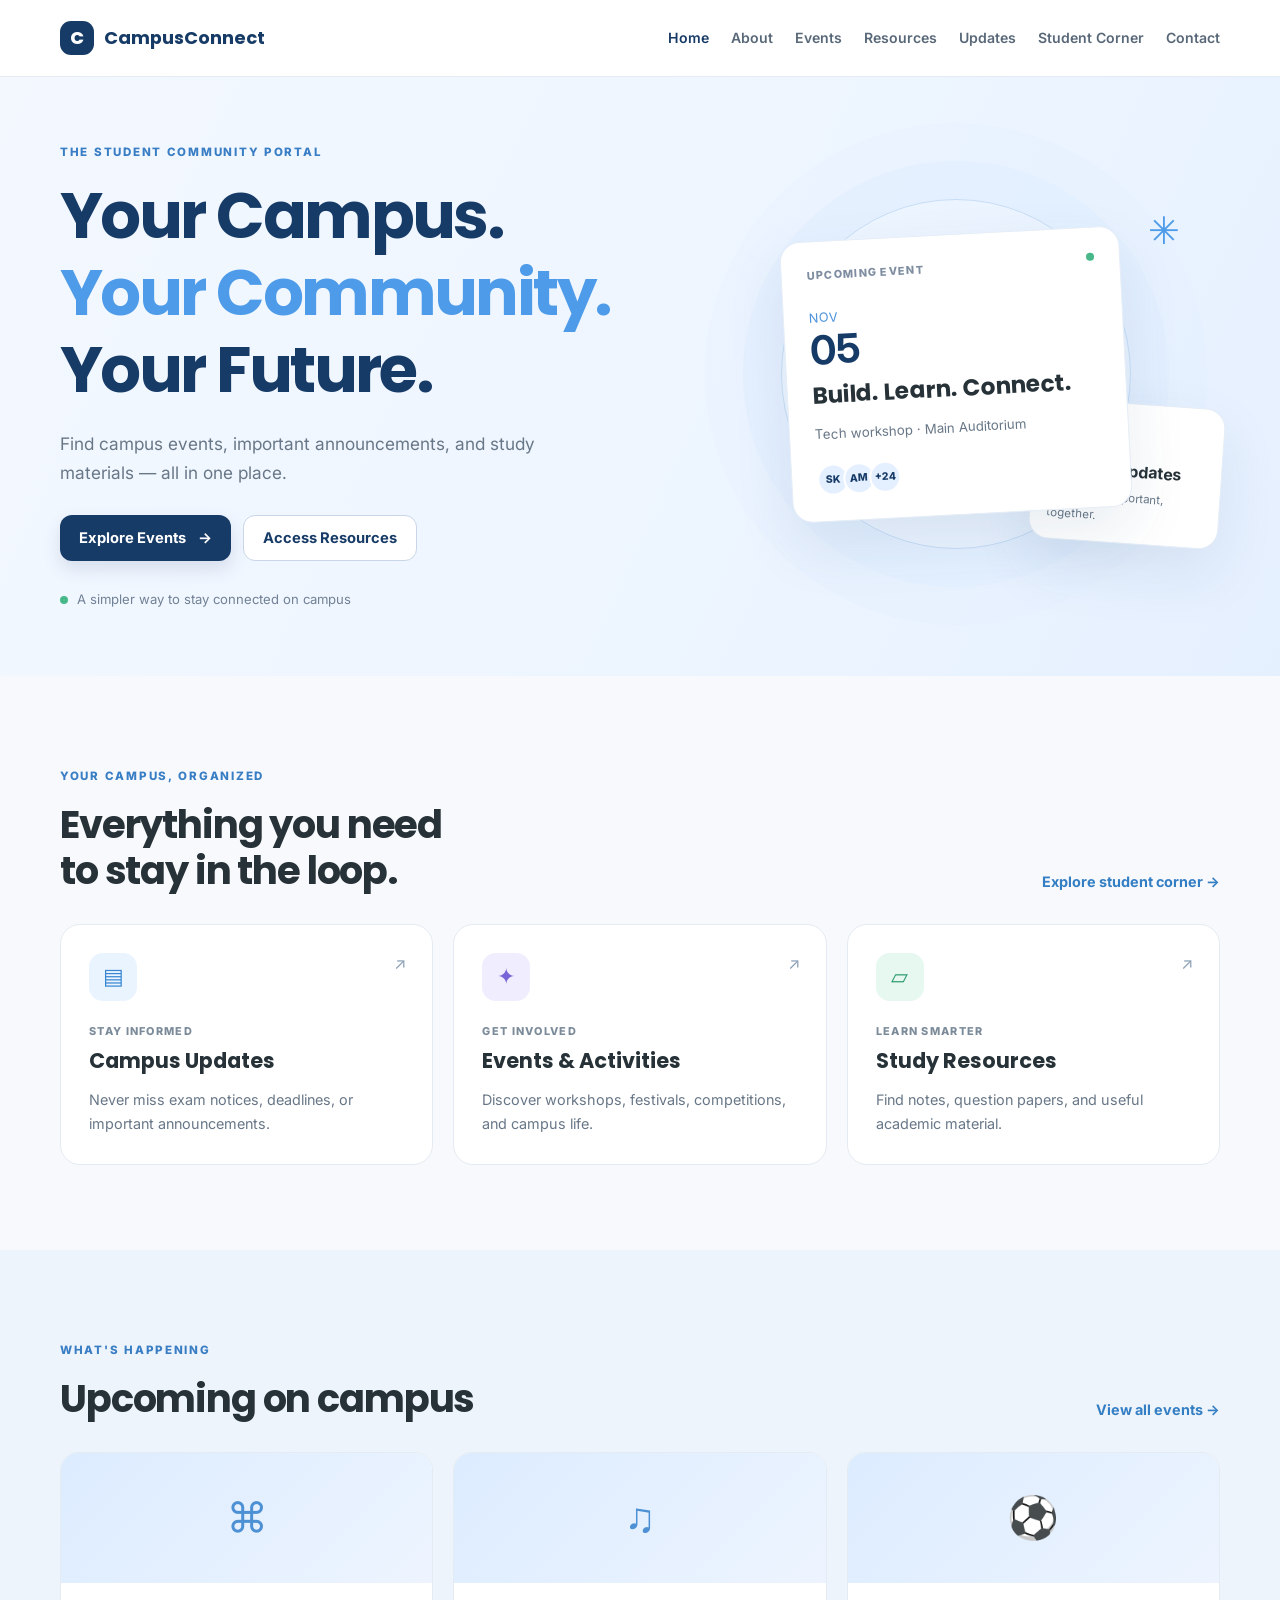
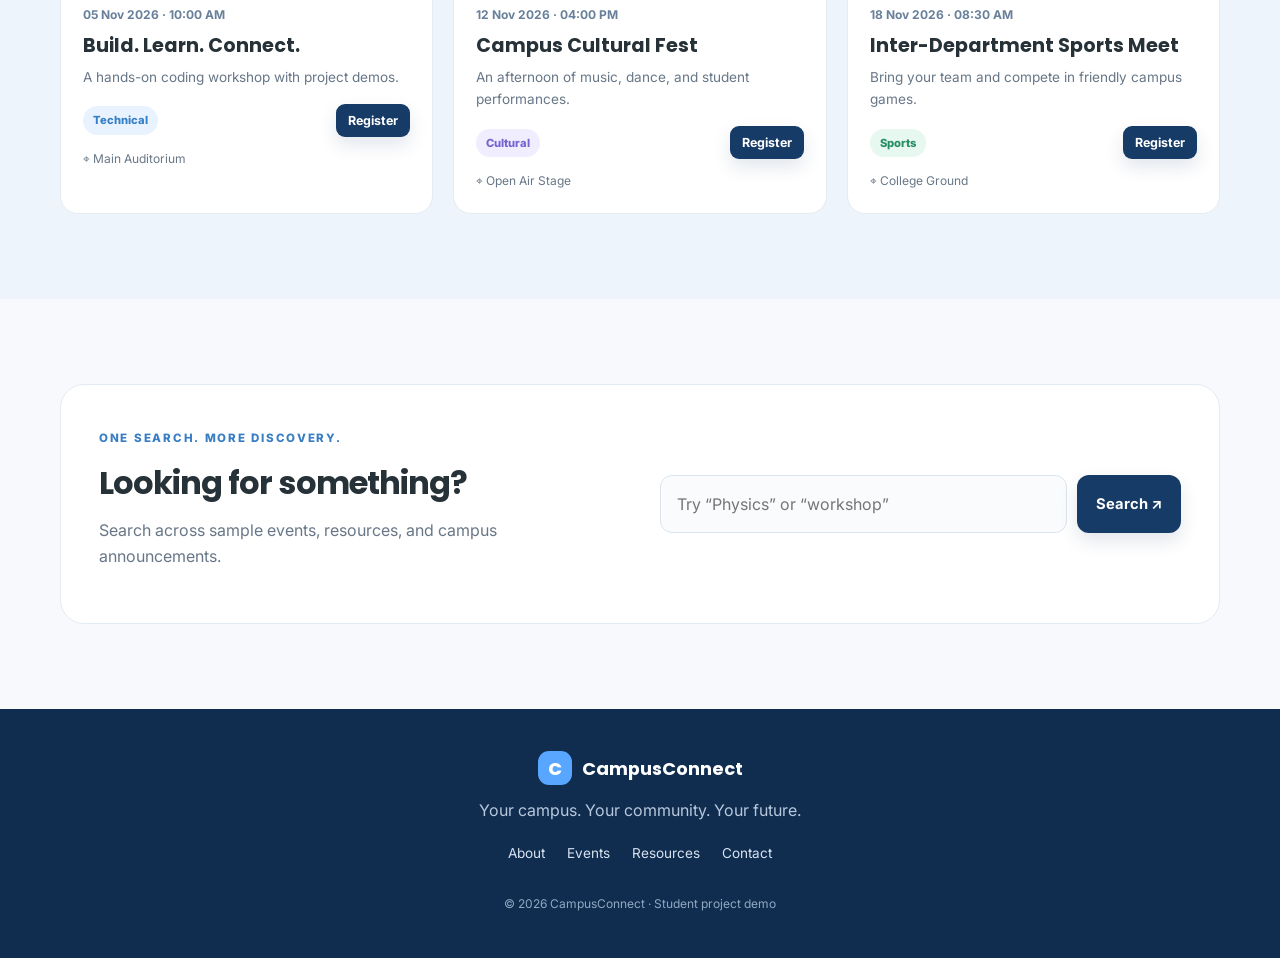
<file: index.html>
<!DOCTYPE html>
<html lang="en">
<head>
  <meta charset="UTF-8"><meta name="viewport" content="width=device-width, initial-scale=1.0">
  <title>CampusConnect | Your Campus Community</title>
  <link rel="preconnect" href="https://fonts.googleapis.com"><link href="https://fonts.googleapis.com/css2?family=Inter:wght@400;500;600;700&family=Poppins:wght@500;600;700;800&display=swap" rel="stylesheet">
  <link rel="stylesheet" href="css/style.css">
</head>
<body>
<header class="site-header"><nav class="nav container">
  <a class="brand" href="index.html"><span class="brand-mark">C</span> CampusConnect</a>
  <button class="menu-toggle" aria-label="Toggle navigation" aria-expanded="false">☰</button>
  <div class="nav-links">
    <a class="active" href="index.html">Home</a><a href="about.html">About</a><a href="events.html">Events</a>
    <a href="resources.html">Resources</a><a href="updates.html">Updates</a><a href="student-corner.html">Student Corner</a><a href="contact.html">Contact</a>
  </div>
</nav></header>
<main>
<section class="hero"><div class="container hero-grid">
  <div class="hero-copy"><span class="eyebrow">THE STUDENT COMMUNITY PORTAL</span>
    <h1>Your Campus.<br><span>Your Community.</span><br>Your Future.</h1>
    <p>Find campus events, important announcements, and study materials — all in one place.</p>
    <div class="hero-actions"><a class="btn btn-primary" href="events.html">Explore Events <span>→</span></a><a class="btn btn-outline" href="resources.html">Access Resources</a></div>
    <div class="hero-note"><span class="status-dot"></span> A simpler way to stay connected on campus</div>
  </div>
  <div class="hero-art"><div class="art-orbit"></div><div class="art-card art-card-main"><div class="art-top"><span>UPCOMING EVENT</span><span class="live-dot"></span></div><div class="art-date">NOV <b>05</b></div><h3>Build. Learn. Connect.</h3><p>Tech workshop · Main Auditorium</p><div class="art-avatars"><span>SK</span><span>AM</span><span>+24</span></div></div><div class="art-card art-card-small"><span class="small-icon">✦</span><b>Campus updates</b><small>Everything important, together.</small></div><div class="art-spark">✳</div></div>
</div></section>
<section class="container section"><div class="section-heading"><div><span class="eyebrow">YOUR CAMPUS, ORGANIZED</span><h2>Everything you need<br>to stay in the loop.</h2></div><a class="text-link" href="student-corner.html">Explore student corner →</a></div>
  <div class="feature-grid">
    <a class="feature-card" href="updates.html"><div class="feature-icon icon-blue">▤</div><span class="card-kicker">STAY INFORMED</span><h3>Campus Updates</h3><p>Never miss exam notices, deadlines, or important announcements.</p><span class="card-arrow">↗</span></a>
    <a class="feature-card" href="events.html"><div class="feature-icon icon-purple">✦</div><span class="card-kicker">GET INVOLVED</span><h3>Events & Activities</h3><p>Discover workshops, festivals, competitions, and campus life.</p><span class="card-arrow">↗</span></a>
    <a class="feature-card" href="resources.html"><div class="feature-icon icon-green">▱</div><span class="card-kicker">LEARN SMARTER</span><h3>Study Resources</h3><p>Find notes, question papers, and useful academic material.</p><span class="card-arrow">↗</span></a>
  </div>
</section>
<section class="section section-tint"><div class="container"><div class="section-heading"><div><span class="eyebrow">WHAT'S HAPPENING</span><h2>Upcoming on campus</h2></div><a class="text-link" href="events.html">View all events →</a></div><div id="home-events" class="event-grid"></div></div></section>
<section class="container section"><div class="notice-banner"><div><span class="eyebrow">ONE SEARCH. MORE DISCOVERY.</span><h2>Looking for something?</h2><p>Search across sample events, resources, and campus announcements.</p></div><form id="smart-search" class="smart-search"><input id="global-search" type="search" placeholder="Try “Physics” or “workshop”" aria-label="Search campus content"><button class="btn btn-primary" type="submit">Search ↗</button><div id="search-results" class="search-results"></div></form></div></section>
</main>
<footer class="footer"><div class="container footer-inner"><a class="brand brand-light" href="index.html"><span class="brand-mark">C</span> CampusConnect</a><p>Your campus. Your community. Your future.</p><div class="footer-links"><a href="about.html">About</a><a href="events.html">Events</a><a href="resources.html">Resources</a><a href="contact.html">Contact</a></div><small>© 2026 CampusConnect · Student project demo</small></div></footer>
<script src="js/main.js"></script><script src="js/events.js"></script>
</body></html>
</file>
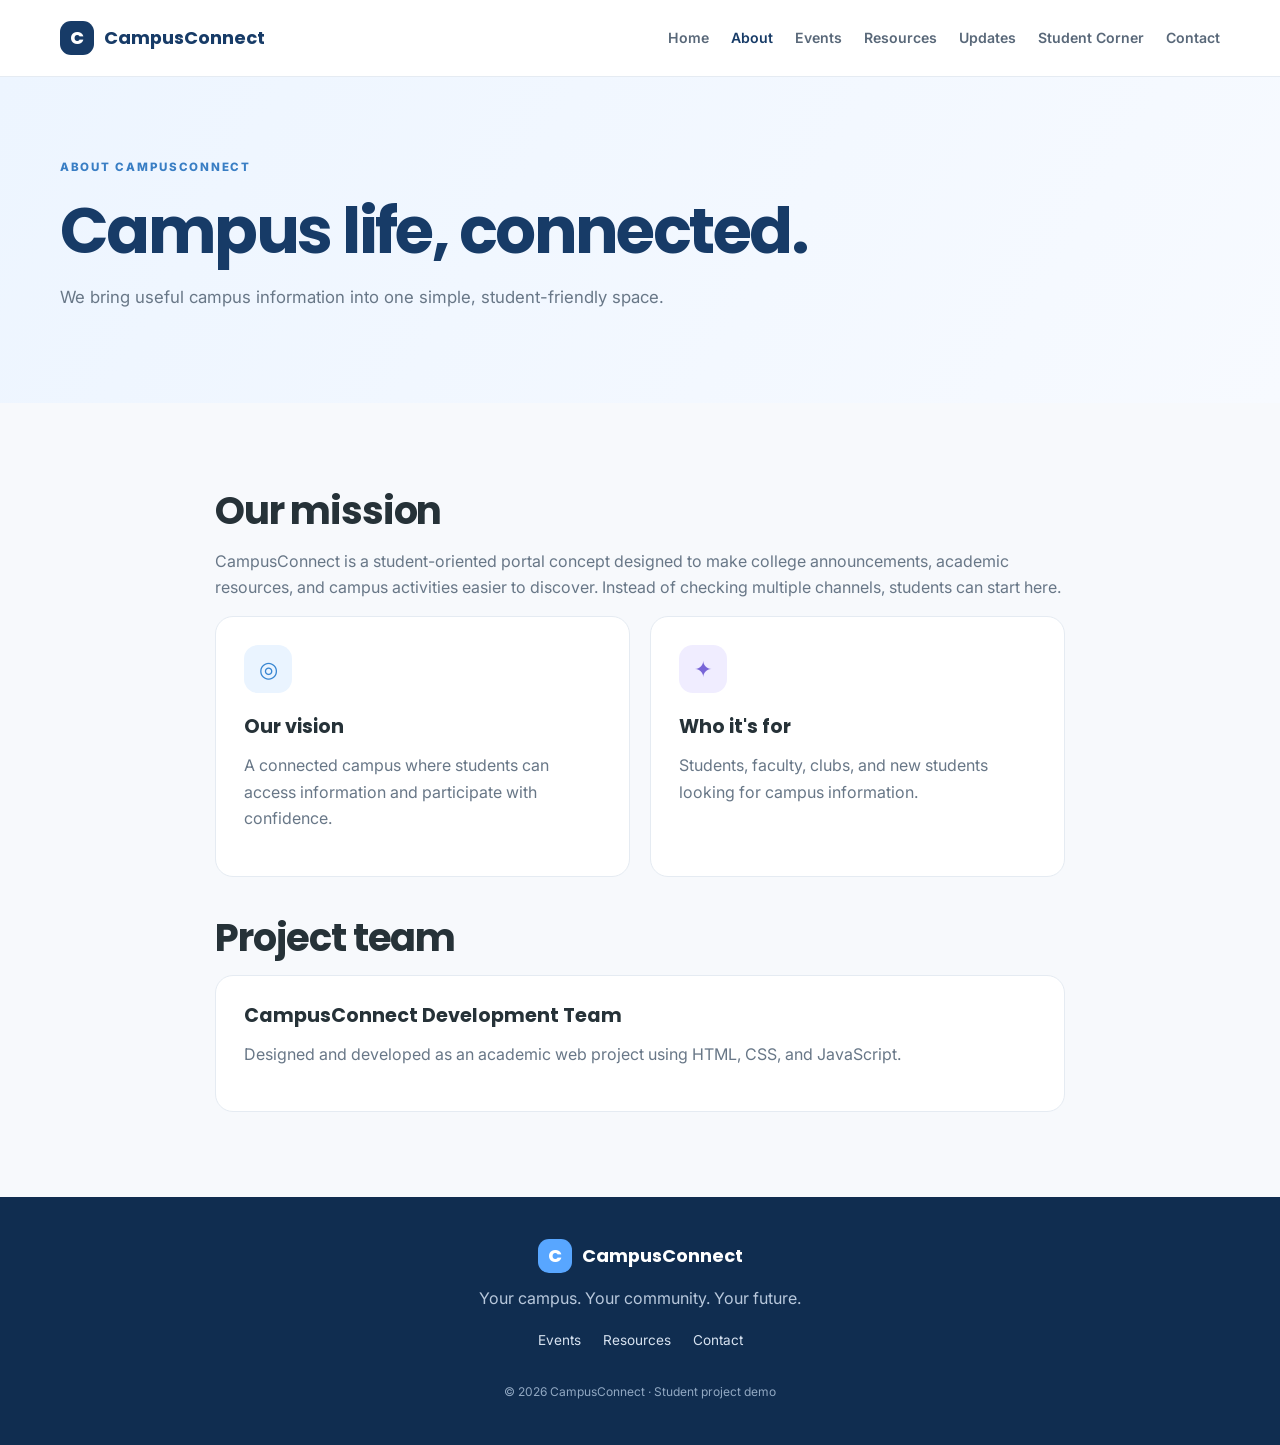
<file: about.html>
<!DOCTYPE html><html lang="en"><head><meta charset="UTF-8"><meta name="viewport" content="width=device-width,initial-scale=1.0"><title>About | CampusConnect</title><link href="https://fonts.googleapis.com/css2?family=Inter:wght@400;500;600;700&family=Poppins:wght@500;600;700;800&display=swap" rel="stylesheet"><link rel="stylesheet" href="css/style.css"></head><body>
<header class="site-header"><nav class="nav container"><a class="brand" href="index.html"><span class="brand-mark">C</span> CampusConnect</a><button class="menu-toggle" aria-label="Toggle navigation" aria-expanded="false">☰</button><div class="nav-links"><a href="index.html">Home</a><a class="active" href="about.html">About</a><a href="events.html">Events</a><a href="resources.html">Resources</a><a href="updates.html">Updates</a><a href="student-corner.html">Student Corner</a><a href="contact.html">Contact</a></div></nav></header>
<main><section class="page-hero"><div class="container"><span class="eyebrow">ABOUT CAMPUSCONNECT</span><h1>Campus life, connected.</h1><p>We bring useful campus information into one simple, student-friendly space.</p></div></section><section class="container section narrow"><h2>Our mission</h2><p>CampusConnect is a student-oriented portal concept designed to make college announcements, academic resources, and campus activities easier to discover. Instead of checking multiple channels, students can start here.</p><div class="two-col"><article class="soft-card"><span class="feature-icon icon-blue">◎</span><h3>Our vision</h3><p>A connected campus where students can access information and participate with confidence.</p></article><article class="soft-card"><span class="feature-icon icon-purple">✦</span><h3>Who it's for</h3><p>Students, faculty, clubs, and new students looking for campus information.</p></article></div><h2 class="mt">Project team</h2><div class="soft-card"><h3>CampusConnect Development Team</h3><p>Designed and developed as an academic web project using HTML, CSS, and JavaScript.</p></div></section></main>
<footer class="footer"><div class="container footer-inner"><a class="brand brand-light" href="index.html"><span class="brand-mark">C</span> CampusConnect</a><p>Your campus. Your community. Your future.</p><div class="footer-links"><a href="events.html">Events</a><a href="resources.html">Resources</a><a href="contact.html">Contact</a></div><small>© 2026 CampusConnect · Student project demo</small></div></footer><script src="js/main.js"></script></body></html>
</file>
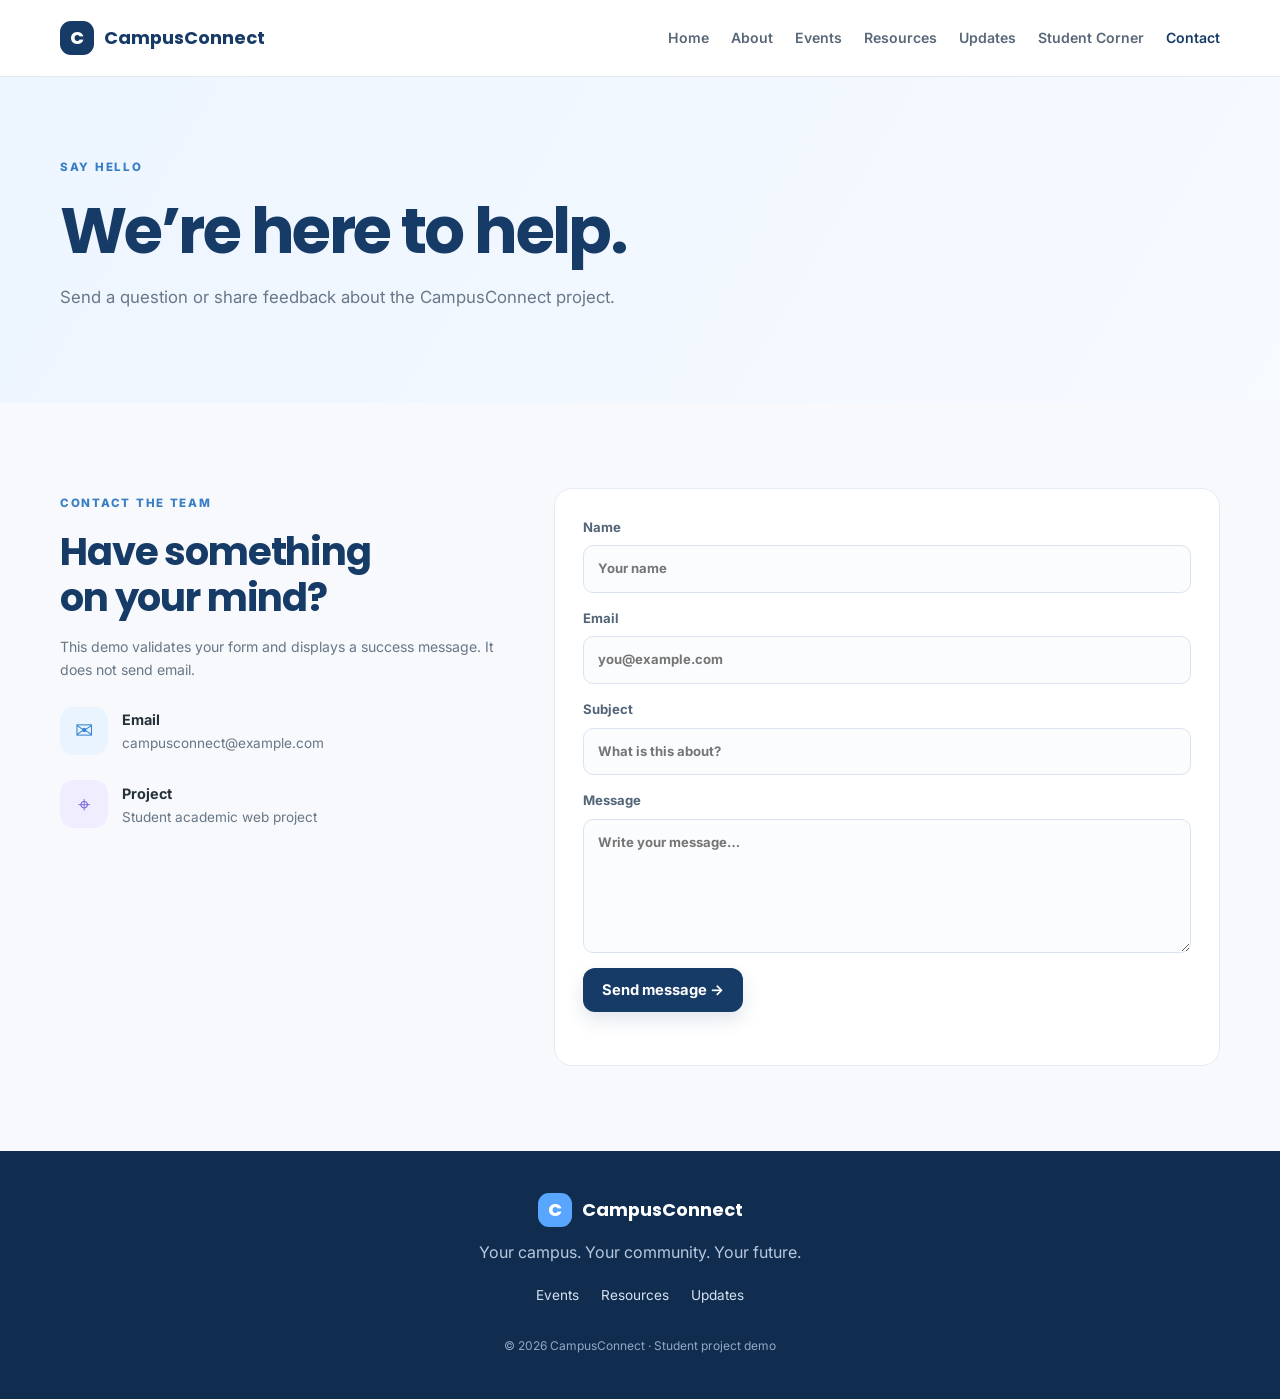
<file: contact.html>
<!DOCTYPE html><html lang="en"><head><meta charset="UTF-8"><meta name="viewport" content="width=device-width,initial-scale=1.0"><title>Contact | CampusConnect</title><link href="https://fonts.googleapis.com/css2?family=Inter:wght@400;500;600;700&family=Poppins:wght@500;600;700;800&display=swap" rel="stylesheet"><link rel="stylesheet" href="css/style.css"></head><body>
<header class="site-header"><nav class="nav container"><a class="brand" href="index.html"><span class="brand-mark">C</span> CampusConnect</a><button class="menu-toggle" aria-label="Toggle navigation" aria-expanded="false">☰</button><div class="nav-links"><a href="index.html">Home</a><a href="about.html">About</a><a href="events.html">Events</a><a href="resources.html">Resources</a><a href="updates.html">Updates</a><a href="student-corner.html">Student Corner</a><a class="active" href="contact.html">Contact</a></div></nav></header>
<main><section class="page-hero"><div class="container"><span class="eyebrow">SAY HELLO</span><h1>We’re here to help.</h1><p>Send a question or share feedback about the CampusConnect project.</p></div></section><section class="container section"><div class="contact-layout"><div><span class="eyebrow">CONTACT THE TEAM</span><h2>Have something<br>on your mind?</h2><p class="muted">This demo validates your form and displays a success message. It does not send email.</p><div class="contact-detail"><span class="feature-icon icon-blue">✉</span><div><b>Email</b><p>campusconnect@example.com</p></div></div><div class="contact-detail"><span class="feature-icon icon-purple">⌖</span><div><b>Project</b><p>Student academic web project</p></div></div></div><form id="contact-form" class="soft-card form-stack"><label>Name<input name="name" required placeholder="Your name"></label><label>Email<input name="email" type="email" required placeholder="you@example.com"></label><label>Subject<input name="subject" required placeholder="What is this about?"></label><label>Message<textarea name="message" required rows="5" placeholder="Write your message…"></textarea></label><button class="btn btn-primary" type="submit">Send message →</button><p id="contact-message" class="message" role="status"></p></form></div></section></main>
<footer class="footer"><div class="container footer-inner"><a class="brand brand-light" href="index.html"><span class="brand-mark">C</span> CampusConnect</a><p>Your campus. Your community. Your future.</p><div class="footer-links"><a href="events.html">Events</a><a href="resources.html">Resources</a><a href="updates.html">Updates</a></div><small>© 2026 CampusConnect · Student project demo</small></div></footer><script src="js/main.js"></script></body></html>
</file>
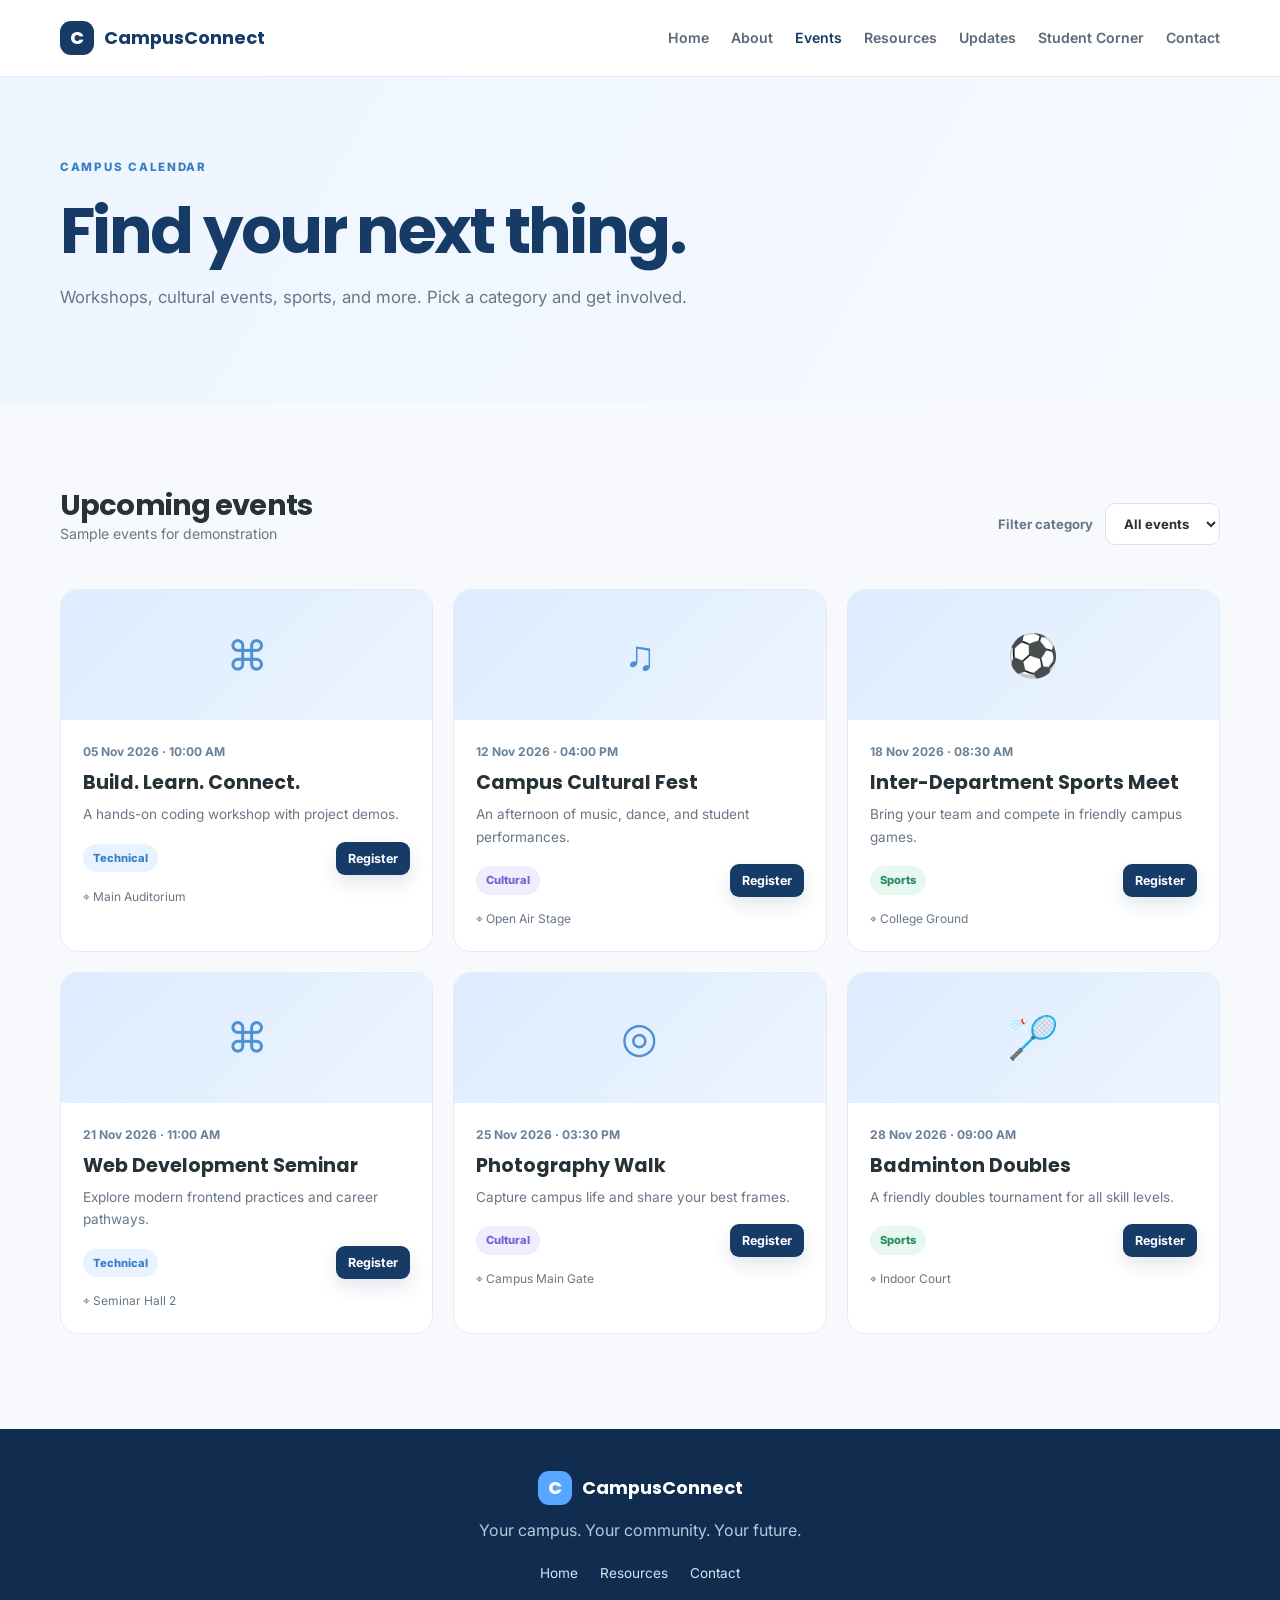
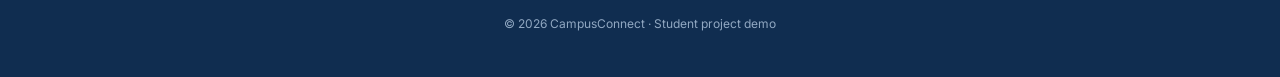
<file: events.html>
<!DOCTYPE html><html lang="en"><head><meta charset="UTF-8"><meta name="viewport" content="width=device-width,initial-scale=1.0"><title>Events | CampusConnect</title><link href="https://fonts.googleapis.com/css2?family=Inter:wght@400;500;600;700&family=Poppins:wght@500;600;700;800&display=swap" rel="stylesheet"><link rel="stylesheet" href="css/style.css"></head><body>
<header class="site-header"><nav class="nav container"><a class="brand" href="index.html"><span class="brand-mark">C</span> CampusConnect</a><button class="menu-toggle" aria-label="Toggle navigation" aria-expanded="false">☰</button><div class="nav-links"><a href="index.html">Home</a><a href="about.html">About</a><a class="active" href="events.html">Events</a><a href="resources.html">Resources</a><a href="updates.html">Updates</a><a href="student-corner.html">Student Corner</a><a href="contact.html">Contact</a></div></nav></header>
<main><section class="page-hero"><div class="container"><span class="eyebrow">CAMPUS CALENDAR</span><h1>Find your next thing.</h1><p>Workshops, cultural events, sports, and more. Pick a category and get involved.</p></div></section><section class="container section"><div class="filter-bar"><div><h2>Upcoming events</h2><p class="muted">Sample events for demonstration</p></div><label class="filter-select">Filter category <select id="event-filter"><option value="All">All events</option><option value="Technical">Technical</option><option value="Cultural">Cultural</option><option value="Sports">Sports</option></select></label></div><div id="events-list" class="event-grid"></div><p id="event-empty" class="empty-state" hidden>No events match this category.</p><div id="registration-message" class="message" role="status"></div></section></main>
<footer class="footer"><div class="container footer-inner"><a class="brand brand-light" href="index.html"><span class="brand-mark">C</span> CampusConnect</a><p>Your campus. Your community. Your future.</p><div class="footer-links"><a href="index.html">Home</a><a href="resources.html">Resources</a><a href="contact.html">Contact</a></div><small>© 2026 CampusConnect · Student project demo</small></div></footer><script src="js/main.js"></script><script src="js/events.js"></script></body></html>
</file>
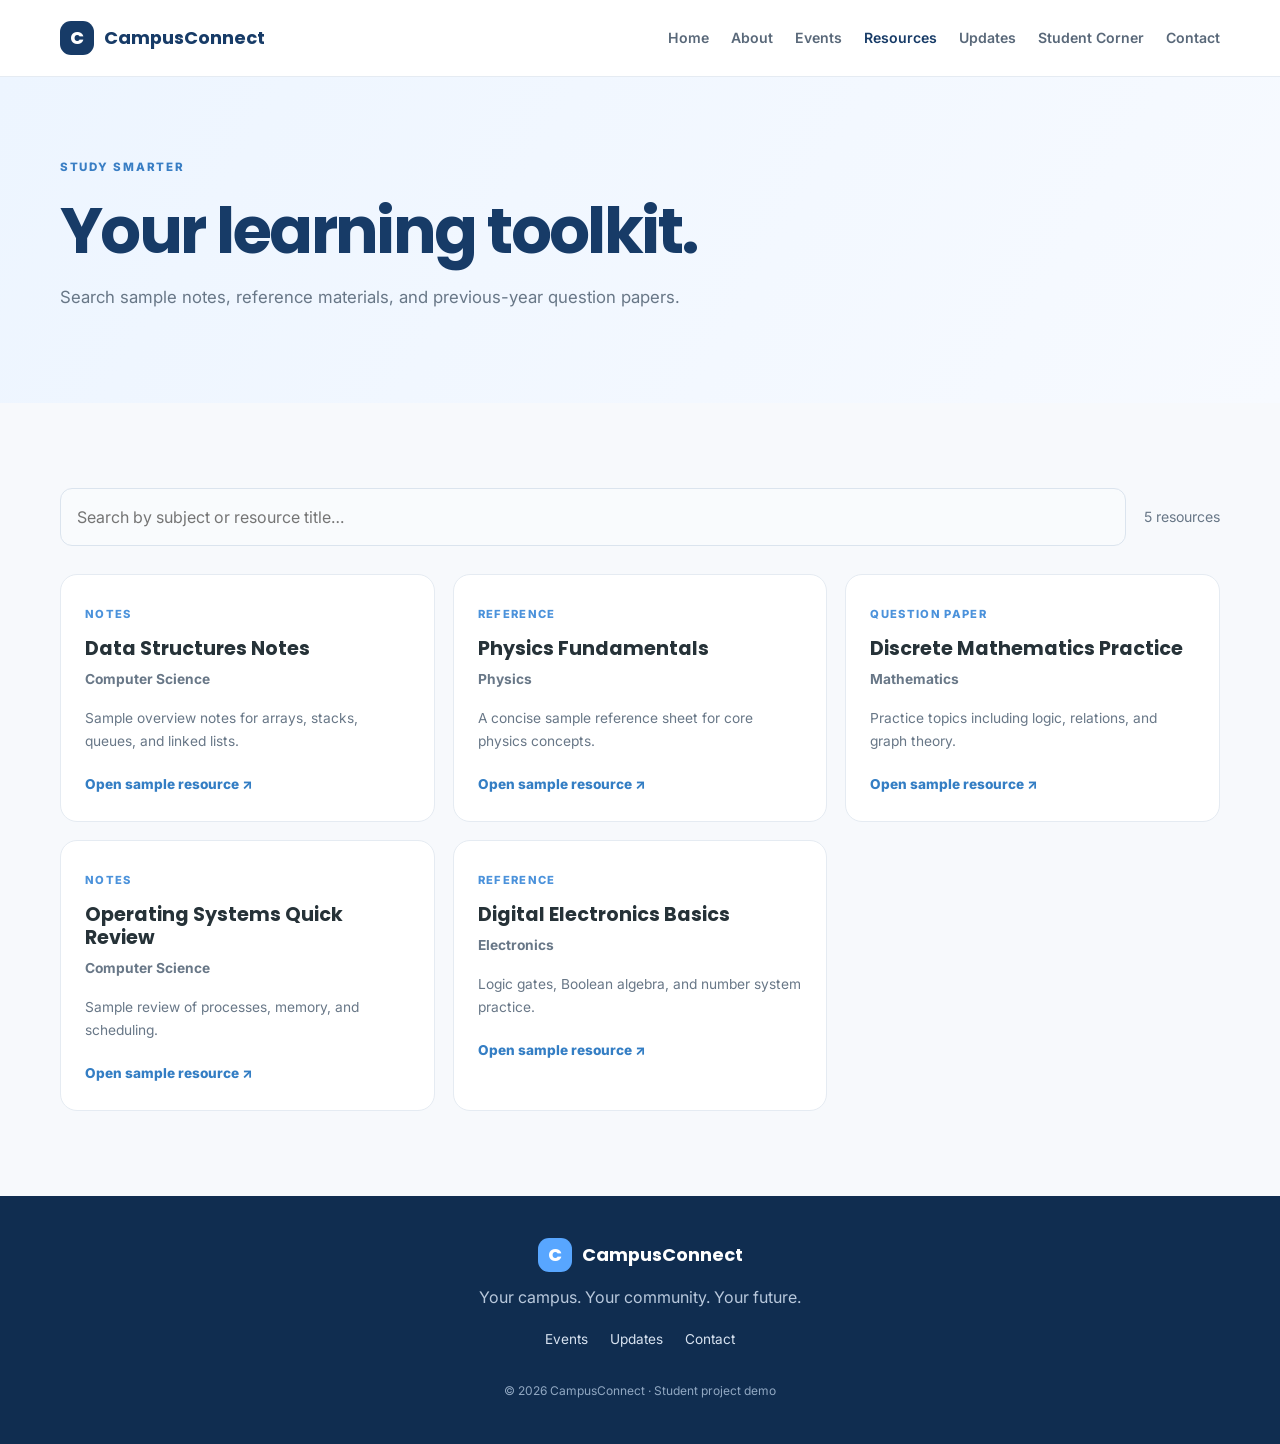
<file: resources.html>
<!DOCTYPE html><html lang="en"><head><meta charset="UTF-8"><meta name="viewport" content="width=device-width,initial-scale=1.0"><title>Resources | CampusConnect</title><link href="https://fonts.googleapis.com/css2?family=Inter:wght@400;500;600;700&family=Poppins:wght@500;600;700;800&display=swap" rel="stylesheet"><link rel="stylesheet" href="css/style.css"></head><body>
<header class="site-header"><nav class="nav container"><a class="brand" href="index.html"><span class="brand-mark">C</span> CampusConnect</a><button class="menu-toggle" aria-label="Toggle navigation" aria-expanded="false">☰</button><div class="nav-links"><a href="index.html">Home</a><a href="about.html">About</a><a href="events.html">Events</a><a class="active" href="resources.html">Resources</a><a href="updates.html">Updates</a><a href="student-corner.html">Student Corner</a><a href="contact.html">Contact</a></div></nav></header>
<main><section class="page-hero"><div class="container"><span class="eyebrow">STUDY SMARTER</span><h1>Your learning toolkit.</h1><p>Search sample notes, reference materials, and previous-year question papers.</p></div></section><section class="container section"><div class="resource-search"><input id="resource-search" type="search" placeholder="Search by subject or resource title…" aria-label="Search resources"><span id="resource-count" class="muted"></span></div><div id="resources-list" class="resource-grid"></div><p id="resource-empty" class="empty-state" hidden>No resources found. Try another search.</p></section></main>
<footer class="footer"><div class="container footer-inner"><a class="brand brand-light" href="index.html"><span class="brand-mark">C</span> CampusConnect</a><p>Your campus. Your community. Your future.</p><div class="footer-links"><a href="events.html">Events</a><a href="updates.html">Updates</a><a href="contact.html">Contact</a></div><small>© 2026 CampusConnect · Student project demo</small></div></footer><script src="js/main.js"></script><script src="js/resources.js"></script></body></html>
</file>
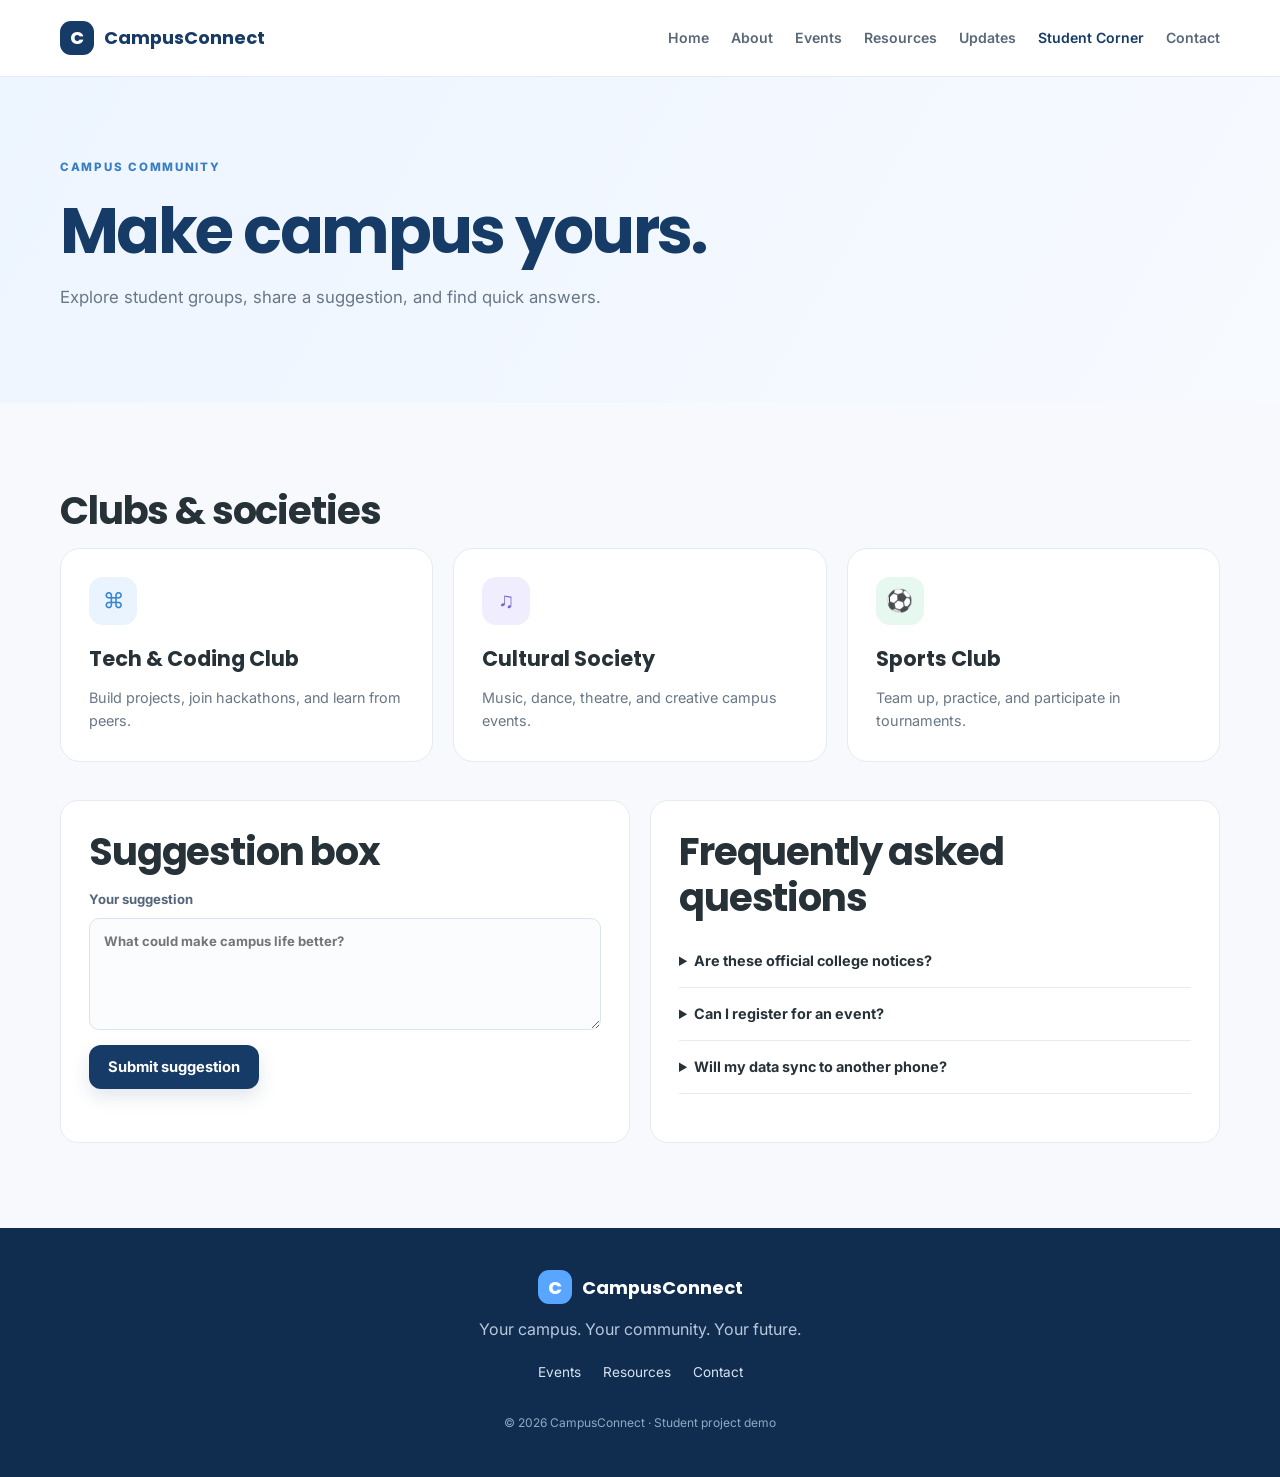
<file: student-corner.html>
<!DOCTYPE html><html lang="en"><head><meta charset="UTF-8"><meta name="viewport" content="width=device-width,initial-scale=1.0"><title>Student Corner | CampusConnect</title><link href="https://fonts.googleapis.com/css2?family=Inter:wght@400;500;600;700&family=Poppins:wght@500;600;700;800&display=swap" rel="stylesheet"><link rel="stylesheet" href="css/style.css"></head><body>
<header class="site-header"><nav class="nav container"><a class="brand" href="index.html"><span class="brand-mark">C</span> CampusConnect</a><button class="menu-toggle" aria-label="Toggle navigation" aria-expanded="false">☰</button><div class="nav-links"><a href="index.html">Home</a><a href="about.html">About</a><a href="events.html">Events</a><a href="resources.html">Resources</a><a href="updates.html">Updates</a><a class="active" href="student-corner.html">Student Corner</a><a href="contact.html">Contact</a></div></nav></header>
<main><section class="page-hero"><div class="container"><span class="eyebrow">CAMPUS COMMUNITY</span><h1>Make campus yours.</h1><p>Explore student groups, share a suggestion, and find quick answers.</p></div></section><section class="container section"><h2>Clubs & societies</h2><div class="feature-grid"><article class="feature-card"><div class="feature-icon icon-blue">⌘</div><h3>Tech & Coding Club</h3><p>Build projects, join hackathons, and learn from peers.</p></article><article class="feature-card"><div class="feature-icon icon-purple">♫</div><h3>Cultural Society</h3><p>Music, dance, theatre, and creative campus events.</p></article><article class="feature-card"><div class="feature-icon icon-green">⚽</div><h3>Sports Club</h3><p>Team up, practice, and participate in tournaments.</p></article></div><div class="two-col mt"><div class="soft-card"><h2>Suggestion box</h2><form id="suggestion-form" class="form-stack"><label>Your suggestion<textarea required rows="4" placeholder="What could make campus life better?"></textarea></label><button class="btn btn-primary" type="submit">Submit suggestion</button><p id="suggestion-message" class="message" role="status"></p></form></div><div class="soft-card"><h2>Frequently asked questions</h2><details><summary>Are these official college notices?</summary><p>No. This is a student project demo with sample content.</p></details><details><summary>Can I register for an event?</summary><p>Yes, the demo stores a registration in this browser using LocalStorage.</p></details><details><summary>Will my data sync to another phone?</summary><p>No. Shared data requires a backend or cloud database.</p></details></div></div></section></main>
<footer class="footer"><div class="container footer-inner"><a class="brand brand-light" href="index.html"><span class="brand-mark">C</span> CampusConnect</a><p>Your campus. Your community. Your future.</p><div class="footer-links"><a href="events.html">Events</a><a href="resources.html">Resources</a><a href="contact.html">Contact</a></div><small>© 2026 CampusConnect · Student project demo</small></div></footer><script src="js/main.js"></script></body></html>
</file>
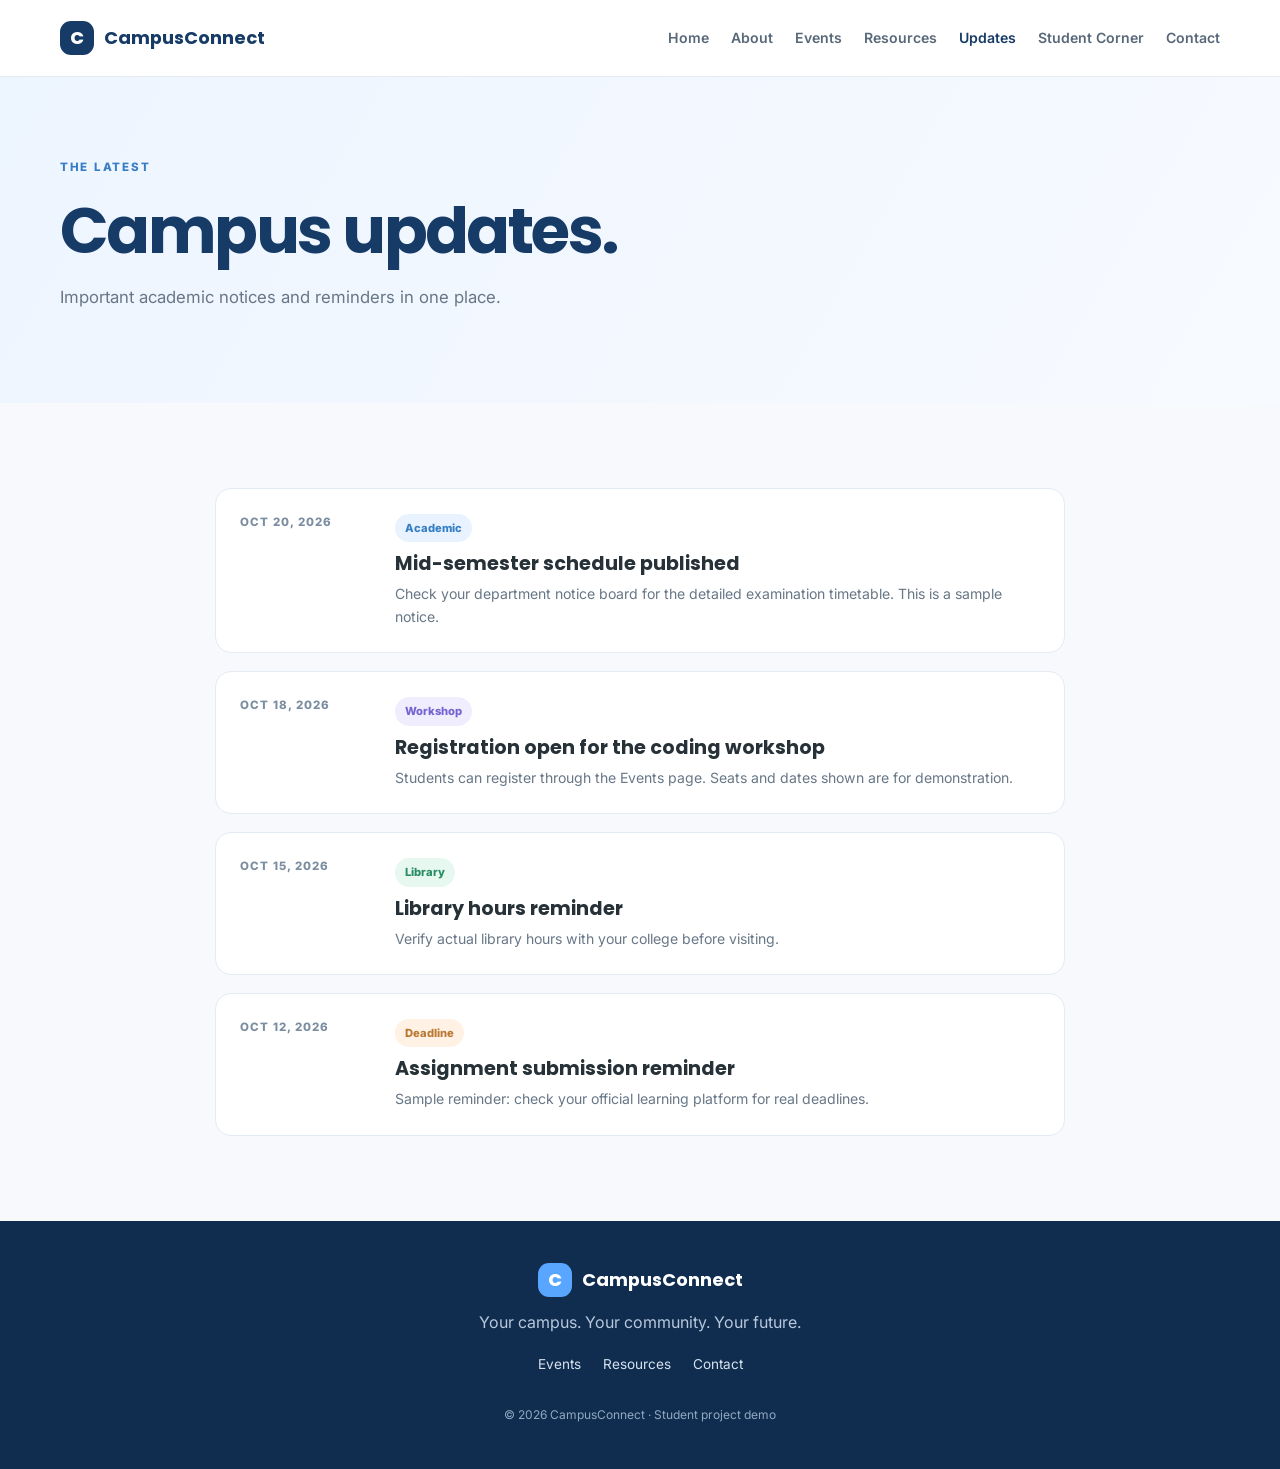
<file: updates.html>
<!DOCTYPE html><html lang="en"><head><meta charset="UTF-8"><meta name="viewport" content="width=device-width,initial-scale=1.0"><title>Campus Updates | CampusConnect</title><link href="https://fonts.googleapis.com/css2?family=Inter:wght@400;500;600;700&family=Poppins:wght@500;600;700;800&display=swap" rel="stylesheet"><link rel="stylesheet" href="css/style.css"></head><body>
<header class="site-header"><nav class="nav container"><a class="brand" href="index.html"><span class="brand-mark">C</span> CampusConnect</a><button class="menu-toggle" aria-label="Toggle navigation" aria-expanded="false">☰</button><div class="nav-links"><a href="index.html">Home</a><a href="about.html">About</a><a href="events.html">Events</a><a href="resources.html">Resources</a><a class="active" href="updates.html">Updates</a><a href="student-corner.html">Student Corner</a><a href="contact.html">Contact</a></div></nav></header>
<main><section class="page-hero"><div class="container"><span class="eyebrow">THE LATEST</span><h1>Campus updates.</h1><p>Important academic notices and reminders in one place.</p></div></section><section class="container section narrow"><div class="notice-list"><article class="notice-item"><span class="notice-date">OCT 20, 2026</span><div><span class="pill pill-blue">Academic</span><h3>Mid-semester schedule published</h3><p>Check your department notice board for the detailed examination timetable. This is a sample notice.</p></div></article><article class="notice-item"><span class="notice-date">OCT 18, 2026</span><div><span class="pill pill-purple">Workshop</span><h3>Registration open for the coding workshop</h3><p>Students can register through the Events page. Seats and dates shown are for demonstration.</p></div></article><article class="notice-item"><span class="notice-date">OCT 15, 2026</span><div><span class="pill pill-green">Library</span><h3>Library hours reminder</h3><p>Verify actual library hours with your college before visiting.</p></div></article><article class="notice-item"><span class="notice-date">OCT 12, 2026</span><div><span class="pill pill-orange">Deadline</span><h3>Assignment submission reminder</h3><p>Sample reminder: check your official learning platform for real deadlines.</p></div></article></div></section></main>
<footer class="footer"><div class="container footer-inner"><a class="brand brand-light" href="index.html"><span class="brand-mark">C</span> CampusConnect</a><p>Your campus. Your community. Your future.</p><div class="footer-links"><a href="events.html">Events</a><a href="resources.html">Resources</a><a href="contact.html">Contact</a></div><small>© 2026 CampusConnect · Student project demo</small></div></footer><script src="js/main.js"></script></body></html>
</file>
<file: css/style.css>
*{box-sizing:border-box} :root{--navy:#173B67;--blue:#58A6FF;--ink:#263238;--muted:#687787;--bg:#F7F9FC;--line:#e5ebf2;--white:#fff;--radius:20px}body{margin:0;background:var(--bg);color:var(--ink);font-family:Inter,Arial,sans-serif;line-height:1.65}h1,h2,h3{font-family:Poppins,Inter,sans-serif;line-height:1.2;margin:0 0 14px}h1{font-size:clamp(2.6rem,5vw,4.7rem);letter-spacing:-.04em}h2{font-size:clamp(1.8rem,3vw,2.7rem);letter-spacing:-.03em}h3{font-size:1.2rem}p{margin:0 0 16px;color:var(--muted)}a{color:inherit;text-decoration:none}.container{width:min(1160px,calc(100% - 40px));margin:auto}.site-header{background:#fff;border-bottom:1px solid var(--line);position:sticky;top:0;z-index:20}.nav{min-height:76px;display:flex;align-items:center;justify-content:space-between;gap:24px}.brand{display:flex;align-items:center;gap:10px;font-family:Poppins,sans-serif;font-weight:700;color:var(--navy);font-size:1.12rem;white-space:nowrap}.brand-mark{display:grid;place-items:center;width:34px;height:34px;border-radius:11px;background:var(--navy);color:white;font-weight:800}.nav-links{display:flex;gap:22px;align-items:center}.nav-links a{font-size:.88rem;font-weight:600;color:#596879}.nav-links a:hover,.nav-links a.active{color:var(--navy)}.menu-toggle{display:none;background:none;border:0;font-size:1.5rem;color:var(--navy)}.hero{background:linear-gradient(115deg,#f3f8ff 0%,#edf5ff 60%,#e5f0ff 100%);overflow:hidden}.hero-grid{display:grid;grid-template-columns:1.05fr .95fr;gap:48px;align-items:center;min-height:590px;padding-top:60px;padding-bottom:65px}.eyebrow{display:inline-block;color:#397ec4;font-size:.72rem;font-weight:800;letter-spacing:.15em;margin-bottom:16px}.hero h1{color:var(--navy)}.hero h1 span{color:#4d9be9}.hero-copy>p{font-size:1.08rem;max-width:520px;margin:22px 0 28px}.hero-actions{display:flex;gap:12px;flex-wrap:wrap}.btn{border:0;display:inline-flex;align-items:center;justify-content:center;gap:12px;border-radius:12px;padding:13px 19px;font:700 .92rem Inter,sans-serif;cursor:pointer;transition:transform .2s,box-shadow .2s}.btn:hover{transform:translateY(-2px)}.btn-primary{background:var(--navy);color:#fff;box-shadow:0 8px 18px #173b6720}.btn-outline{border:1px solid #c7d6e8;background:#fff;color:var(--navy)}.hero-note{margin-top:28px;color:#718196;font-size:.82rem;display:flex;align-items:center;gap:9px}.status-dot,.live-dot{width:8px;height:8px;border-radius:50%;background:#48b88b;display:inline-block}.hero-art{min-height:400px;position:relative;display:grid;place-items:center}.art-orbit{width:350px;height:350px;border:1px solid #c6ddf7;border-radius:50%;position:absolute;box-shadow:0 0 0 38px #dbeafe65,0 0 0 76px #dbeafe35}.art-card{position:absolute;background:#fff;border:1px solid #e5edf7;border-radius:20px;box-shadow:0 25px 60px #234a7718}.art-card-main{width:min(340px,90%);padding:25px;transform:rotate(-3deg);z-index:2}.art-top{display:flex;justify-content:space-between;color:#7e8da0;font-size:.68rem;font-weight:800;letter-spacing:.12em}.art-date{font-size:.8rem;color:#4b92db;margin:22px 0 10px}.art-date b{font-size:2.5rem;display:block;color:var(--navy);line-height:1.1}.art-card-main h3{font-size:1.45rem}.art-card-main p{font-size:.83rem}.art-avatars{display:flex;margin-top:18px}.art-avatars span{width:32px;height:32px;border-radius:50%;background:#e4efff;color:var(--navy);display:grid;place-items:center;font-size:.65rem;font-weight:800;border:2px solid white;margin-right:-6px}.art-card-small{right:-2px;bottom:30px;padding:16px;width:190px;display:grid;gap:4px;transform:rotate(4deg)}.art-card-small small{color:var(--muted);font-size:.72rem}.small-icon{color:#58a6ff;font-size:1.3rem}.art-spark{position:absolute;top:25px;right:40px;color:#4d9be9;font-size:2.4rem}.section{padding-top:85px;padding-bottom:85px}.section-heading{display:flex;justify-content:space-between;align-items:end;gap:25px;margin-bottom:30px}.section-heading h2{margin-bottom:0}.text-link{color:#347ec4;font-weight:700;font-size:.9rem}.feature-grid{display:grid;grid-template-columns:repeat(3,1fr);gap:20px}.feature-card{background:#fff;border:1px solid var(--line);border-radius:var(--radius);padding:28px;position:relative;transition:transform .2s,box-shadow .2s}.feature-card:hover{transform:translateY(-4px);box-shadow:0 18px 35px #1c426b0d}.feature-icon{width:48px;height:48px;display:grid;place-items:center;border-radius:14px;font-size:1.35rem;margin-bottom:22px}.icon-blue{background:#eaf4ff;color:#3886d2}.icon-purple{background:#f0edff;color:#7865d7}.icon-green{background:#e6f8f0;color:#2f9b70}.card-kicker{display:block;font-size:.68rem;letter-spacing:.12em;color:#7c8b9a;font-weight:800;margin-bottom:8px}.feature-card h3{font-size:1.3rem}.feature-card p{font-size:.9rem;margin-bottom:0}.card-arrow{position:absolute;right:26px;top:25px;color:#8da2b7}.section-tint{background:#eef4fb}.event-grid{display:grid;grid-template-columns:repeat(3,1fr);gap:20px}.event-card{background:#fff;border:1px solid var(--line);border-radius:18px;overflow:hidden}.event-visual{height:130px;background:linear-gradient(135deg,#dcecff,#edf4ff);display:flex;align-items:center;justify-content:center;color:#4d91d4;font-size:2.6rem}.event-body{padding:22px}.event-meta{font-size:.75rem;color:#68809a;font-weight:700;margin-bottom:9px}.event-body h3{margin-bottom:9px}.event-body p{font-size:.85rem}.event-foot{display:flex;align-items:center;justify-content:space-between;gap:12px}.pill{display:inline-block;border-radius:50px;padding:5px 10px;font-size:.7rem;font-weight:800}.pill-blue{background:#e9f3ff;color:#357fc5}.pill-purple{background:#f0edff;color:#7564cf}.pill-green{background:#e6f8f0;color:#288d64}.pill-orange{background:#fff2e4;color:#bb7833}.small-btn{padding:9px 12px;font-size:.78rem;border-radius:9px}.notice-banner{display:grid;grid-template-columns:1fr 1fr;gap:40px;align-items:center;background:#fff;border:1px solid var(--line);border-radius:24px;padding:38px}.notice-banner h2{font-size:2rem}.smart-search{position:relative;display:flex;gap:10px}.smart-search input,.resource-search input{min-width:0;flex:1;padding:15px 16px;border:1px solid #dbe4ee;border-radius:12px;background:#f9fbfd;font:inherit;outline:none}.smart-search input:focus,.resource-search input:focus{border-color:#58a6ff;box-shadow:0 0 0 3px #58a6ff20}.search-results{position:absolute;top:calc(100% + 10px);left:0;right:0;background:#fff;border:1px solid var(--line);border-radius:12px;box-shadow:0 12px 30px #183b6715;z-index:5;padding:12px;display:none}.search-results.show{display:block}.search-results a{display:block;padding:9px 10px;border-radius:8px;font-size:.86rem}.search-results a:hover{background:#f1f6fc}.footer{background:#102d50;color:#fff;padding:42px 0}.footer-inner{text-align:center}.brand-light{color:#fff;justify-content:center}.brand-light .brand-mark{background:#58a6ff}.footer p{color:#b8c8dc;margin:12px 0}.footer-links{display:flex;justify-content:center;gap:22px;margin:18px 0 25px}.footer-links a{font-size:.85rem;color:#d7e2f0}.footer small{color:#91a8c2;font-size:.75rem}.page-hero{background:linear-gradient(120deg,#edf5ff,#f7faff);padding:75px 0}.page-hero h1{font-size:clamp(2.4rem,5vw,4rem);color:var(--navy)}.page-hero p{font-size:1.05rem;max-width:650px}.narrow{max-width:850px}.narrow>p{font-size:1rem}.two-col{display:grid;grid-template-columns:1fr 1fr;gap:20px}.soft-card{background:#fff;border:1px solid var(--line);border-radius:18px;padding:28px}.mt{margin-top:38px}.filter-bar{display:flex;align-items:center;justify-content:space-between;gap:20px;margin-bottom:28px}.filter-bar h2{font-size:1.8rem;margin:0}.muted{color:var(--muted);font-size:.88rem}.filter-select{display:flex;align-items:center;gap:12px;font-size:.82rem;font-weight:700;color:#687787}.filter-select select{padding:11px 14px;border:1px solid #dbe4ee;border-radius:10px;background:#fff;font:inherit;color:var(--ink)}.message{color:#21855e;font-size:.88rem;font-weight:600;margin:10px 0 0}.empty-state{text-align:center;padding:35px;background:white;border:1px dashed #cbd8e6;border-radius:15px;color:var(--muted)}.resource-search{display:flex;align-items:center;gap:18px;margin-bottom:28px}.resource-grid{display:grid;grid-template-columns:repeat(3,1fr);gap:18px}.resource-card{background:#fff;border:1px solid var(--line);border-radius:17px;padding:24px}.resource-type{font-size:.7rem;font-weight:800;letter-spacing:.12em;color:#4b92db}.resource-card h3{margin:12px 0 8px}.resource-card p{font-size:.86rem}.download-link{display:inline-flex;color:#347ec4;font-size:.85rem;font-weight:800;margin-top:5px}.notice-list{display:grid;gap:18px}.notice-item{display:grid;grid-template-columns:135px 1fr;gap:20px;padding:24px;background:#fff;border:1px solid var(--line);border-radius:16px}.notice-date{font-size:.72rem;font-weight:800;letter-spacing:.08em;color:#7b8da0}.notice-item h3{margin:10px 0 7px}.notice-item p{font-size:.88rem;margin:0}.form-stack{display:grid;gap:15px}.form-stack label{display:grid;gap:7px;font-size:.82rem;font-weight:700;color:#536579}.form-stack input,.form-stack textarea{width:100%;padding:12px 14px;border:1px solid #dbe4ee;border-radius:10px;font:inherit;background:#fbfcfe;resize:vertical}.form-stack input:focus,.form-stack textarea:focus{outline:2px solid #58a6ff45;border-color:#58a6ff}.form-stack .btn{justify-self:start}.contact-layout{display:grid;grid-template-columns:.8fr 1.2fr;gap:50px;align-items:start}.contact-layout h2{color:var(--navy)}.contact-detail{display:flex;gap:14px;align-items:center;margin-top:25px}.contact-detail .feature-icon{margin:0}.contact-detail p{margin:0;font-size:.85rem}.contact-detail b{font-size:.9rem}.details,details{border-bottom:1px solid var(--line);padding:14px 0}summary{cursor:pointer;font-weight:700;font-size:.9rem}details p{margin:10px 0 0;font-size:.86rem}
@media(max-width:900px){.nav-links{gap:12px}.nav-links a{font-size:.78rem}.hero-grid{gap:20px}.event-grid,.resource-grid{grid-template-columns:repeat(2,1fr)}.hero-art{transform:scale(.9)}}
@media(max-width:720px){.container{width:min(100% - 30px,1160px)}.nav{min-height:66px}.menu-toggle{display:block}.nav-links{display:none;position:absolute;left:0;right:0;top:66px;background:#fff;border-bottom:1px solid var(--line);padding:16px 22px;flex-direction:column;align-items:stretch;gap:0}.nav-links.open{display:flex}.nav-links a{padding:12px 5px;font-size:.92rem}.hero-grid{grid-template-columns:1fr;padding-top:50px;min-height:0}.hero-art{min-height:320px;margin-top:10px;transform:scale(.85)}.hero h1{font-size:clamp(2.5rem,11vw,4rem)}.section{padding-top:58px;padding-bottom:58px}.section-heading{align-items:start;flex-direction:column}.feature-grid,.event-grid,.resource-grid,.two-col,.notice-banner,.contact-layout{grid-template-columns:1fr}.notice-banner{padding:26px}.smart-search{flex-direction:column}.smart-search .btn{width:100%}.page-hero{padding:55px 0}.filter-bar{align-items:start;flex-direction:column}.notice-item{grid-template-columns:1fr;gap:8px}.footer-links{flex-wrap:wrap}.contact-layout{gap:30px}}
</file>
